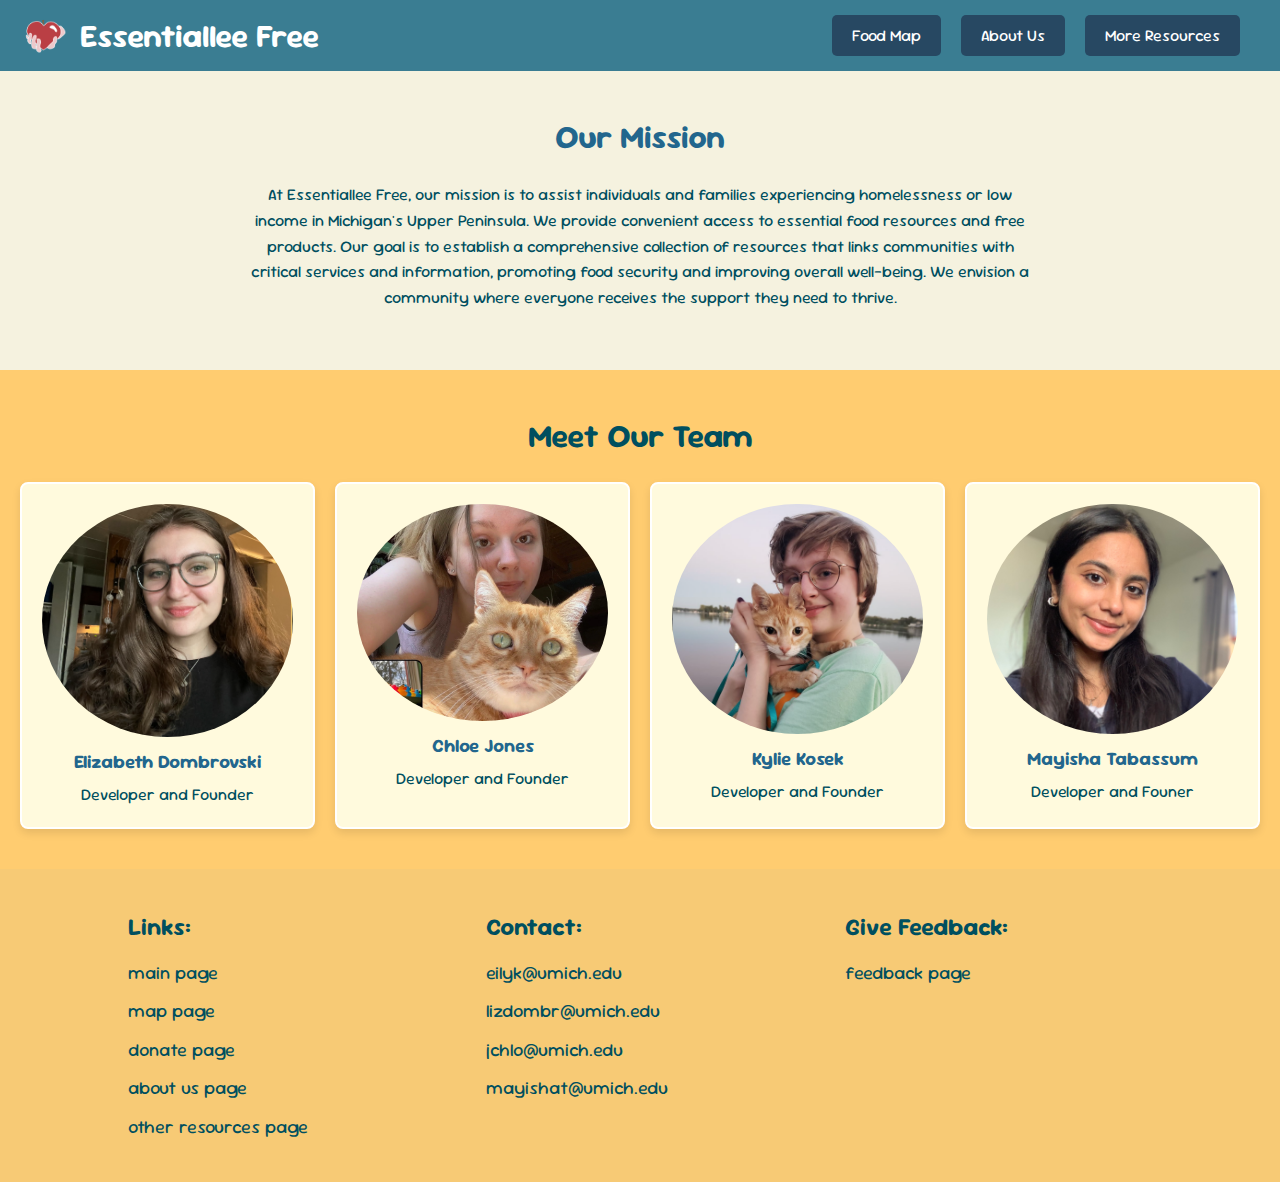
<file: about_us.html>
<!DOCTYPE html>
<html lang="en">
<html>
    <head>
        <title>About Us</title>
        <meta charset="UTF-8">
        <meta name="viewport" content="width=device-width, initial-scale=1.0">
        <link rel="icon" href="/assets/logo.png" type="image/png">
        <link rel="stylesheet" href="css/reset.css">
        <link rel="stylesheet" type="text/css" href="css/aboutus.css">
        <link rel="stylesheet" type="text/css" href="css/style.css">
        <link rel="stylesheet" href="https://cdn.jsdelivr.net/npm/bootstrap-icons/font/bootstrap-icons.css">
            <link rel="preconnect" href="https://fonts.googleapis.com">
<link rel="preconnect" href="https://fonts.gstatic.com" crossorigin>
<link href="https://fonts.googleapis.com/css2?family=Sour+Gummy:ital,wght@0,100..900;1,100..900&display=swap" rel="stylesheet">
    </head>
    <body>
        <!-- Header Section -->
        <header class="header">
            <div class="logo">
                <a href="main_page.html"><img src="assets/logo.png" alt="Essentiallee Free Logo"></a>
                <h1>Essentiallee Free</h1>
            </div>
            <nav class="nav">
                <ul>
                    <li><a href="map.html">Food Map</a></li>
                    <li><a href="about_us.html">About Us</a></li>
                    <li><a href="other_resources.html">More Resources</a></li>
                </ul>
            </nav>
        </header>
    <!-- Main Content -->
    <main>
        <section class="mission">
            <h2>Our Mission</h2>
            <p>
                At Essentiallee Free, our mission is to assist individuals and 
                families experiencing homelessness or low income in Michigan's Upper 
                Peninsula. We provide convenient access to essential food resources and free products.
                Our goal is to establish a comprehensive collection of resources that links communities with 
                critical services and information, promoting food security and improving overall well-being. We envision a community where everyone receives the support they need to thrive. 
            </p>
        </section>

        <section class="team">
            <h2>Meet Our Team</h2>
            <div class="team-grid">
                <div class="team-member">
                    <img src="assets/member1.jpg" alt="Team Member 1">
                    <h3>Elizabeth Dombrovski</h3>
                    <p>Developer and Founder</p>
                </div>
                <div class="team-member">
                    <img src="assets/member2.jpg" alt="Team Member 2">
                    <h3>Chloe Jones</h3>
                    <p>Developer and Founder</p>
                </div>
                <div class="team-member">
                    <img src="assets/member3.jpg" alt="Team Member 3">
                    <h3>Kylie Kosek</h3>
                    <p>Developer and Founder</p>
                </div>
                <div class="team-member">
                    <img src="assets/member4.jpg" alt="Team Member 4">
                    <h3>Mayisha Tabassum</h3>
                    <p>Developer and Founer</p>
                </div>
            </div>
        </section>
        <!-- Footer Section -->
    <footer class="footer">
        <div class="footer-content">
            <div class="footer-column">Links: 
                <div class="footer-links">
                    <a href="main_page.html">main page</a><br>
                    <a href="map.html">map page</a><br>
                    <a href="donate.html">donate page</a><br>
                    <a href="about_us.html">about us page</a><br>
                    <a href="other_resources.html">other resources page</a><br>
                </div>
            </div>
            <div class="footer-column">Contact:
                <div class="footer-links">
                    <a>eilyk@umich.edu</a>
                    <a>lizdombr@umich.edu</a>
                    <a>jchlo@umich.edu</a>
                    <a>mayishat@umich.edu</a>
                </div>
            </div>
            <div class="footer-column">Give Feedback:
                <div class="footer-links">
                    <a href="feedback.html">feedback page</a>
                </div>
            </div>
        </div>
    </footer>
    </main>
</body>
</html>
</file>
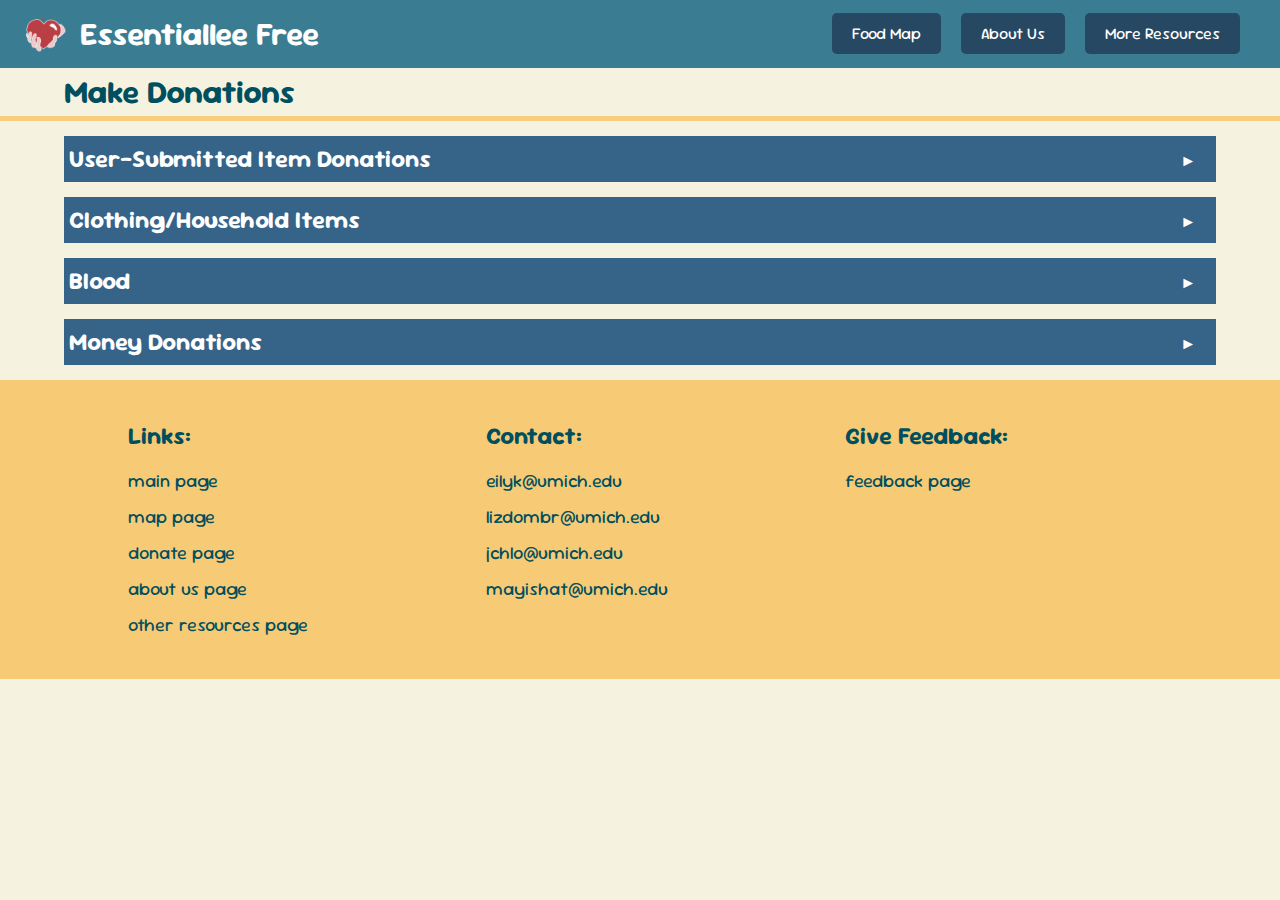
<file: donate.html>
<!DOCTYPE html>
<html lang="en">
<head>
    <title>Make a Donation</title>
    <meta charset="UTF-8">
    <meta name="viewport" content="width=device-width, initial-scale=1.0">
    <link rel="icon" href="/assets/logo.png" type="image/png">
    <meta name="description" content="Essentiallee Free - make a donation.">
    <link rel="stylesheet" href="css/reset.css">
    <link rel="stylesheet" type="text/css" href="css/resources.css">
    <link rel="stylesheet" type="text/css" href="css/style.css">
    <link rel="stylesheet" href="https://cdn.jsdelivr.net/npm/bootstrap-icons/font/bootstrap-icons.css">
        <link rel="preconnect" href="https://fonts.googleapis.com">
<link rel="preconnect" href="https://fonts.gstatic.com" crossorigin>
<link href="https://fonts.googleapis.com/css2?family=Sour+Gummy:ital,wght@0,100..900;1,100..900&display=swap" rel="stylesheet">
</head>
<body>
    <!-- Header Section -->
        <header class="header">
            <div class="logo">
                <a href="main_page.html"><img src="assets/logo.png" alt="Essentiallee Free Logo"></a>
                <h1>Essentiallee Free</h1>
            </div>
            <nav class="nav">
                <ul>
                    <li><a href="map.html">Food Map</a></li>
                    <li><a href="about_us.html">About Us</a></li>
                    <li><a href="other_resources.html">More Resources</a></li>
                </ul>
            </nav>
        </header>
        <h1 id="page-title">Make Donations</h1>
        <hr id="horizontal-line">
        <ul class="expandable-list"> 
            <li class="outer-list">
                <h2>User-Submitted Item Donations</h2>
                <div class="more-info">
                <ul>
                    <li class="inner-list">
                        <h3>Have something you want to donate and cannot take it anywhere? Submit your contact and donation's information and we will make a post in the more resources section!</h3>
                        <a href="donation_form.html" target="_blank">Navigate to our donation form</a>
                    </li>
                </ul>
                </div>
            </li>
            <li class="outer-list">
                <h2>Clothing/Household Items</h2>
                <div class="more-info">
                <ul>
                    <li class="inner-list">
                        <h3>Goodwill accepts used clothing and household items, along with recycling some technology free of charge.</h3>
                        <a href="https://gwnwup.org/donate-and-shop/" target="_blank">Find a Goodwill location near you</a>
                        <p><i class="bi bi-geo-alt-fill"></i> Escanaba, Houghton, Marinette, Marquette, and Sault Ste. Marie counties</p>
                    </li>
                    <li class="inner-list">
                        <h3>Salvation Army accepts used clothing and household items, along with accepting vehicles, too.</h3>
                        <a href="https://www.salvationarmywi.org/" target="_blank">Find a Salvation Army location near you</a>
                        <p><i class="bi bi-geo-alt-fill"></i> Escanaba, Houghton, Iron Mountain, Ishpeming, Marinette, Marquette counties</p>
                    </li>
                </ul>
                </div>
            </li>
            <li class="outer-list">
                <h2>Blood</h2>
                <div class="more-info">
                    <p>The UP Regional Blood Center (UPRBC) is the sole provider of blood products to all hospitals across Michigan's Upper Peninsula. 
                        This blood supply allows healthcare providers to treat patients with a wide variety of conditions. 
                        All blood donations stay in the Upper Peninsula (UP), and a single donation could save up to three lives.</p>
                    <p><i class="bi bi-geo-alt-fill"></i> Located in Escanaba, Houghton, Marquette</p>
                    <a href="https://www.uphealthsystem.com/regional-blood-center" target="_blank">Learn more!</a>
                </div>
            </li>
            <li class="outer-list">
                <h2>Money Donations</h2>
                <div class="more-info">
                <ul>
                    <li class="inner-list">
                        <p><a href="https://www.cfup.org/" target="_blank">Community Foundation of the Uppr Peninsula</a> - accepts cash, securities, Trusts, Retirement Plans, Assets, and Such. </p>
                    </li>
                    <li class="inner-list">
                        <p><a href="https://www.uplandconservancy.org/donate" target="_blank">Upper Peninsula Land Conservancy</a> - accepts money donations and also land. </p>
                    </li>
                </ul>
                </div>
            </li>
        </ul>
        <!-- Footer Section -->
    <footer class="footer">
        <div class="footer-content">
            <div class="footer-column">Links: 
                <div class="footer-links">
                    <a href="main_page.html">main page</a><br>
                    <a href="map.html">map page</a><br>
                    <a href="donate.html">donate page</a><br>
                    <a href="about_us.html">about us page</a><br>
                    <a href="other_resources.html">other resources page</a><br>
                </div>
            </div>
            <div class="footer-column">Contact:
                <div class="footer-links">
                    <a>eilyk@umich.edu</a>
                    <a>lizdombr@umich.edu</a>
                    <a>jchlo@umich.edu</a>
                    <a>mayishat@umich.edu</a>
                </div>
            </div>
            <div class="footer-column">Give Feedback:
                <div class="footer-links">
                    <a href="feedback.html">feedback page</a>
                </div>
            </div>
        </div>
    </footer>
        <script src="js/resources.js"></script>
    </body>
</html>
</file>
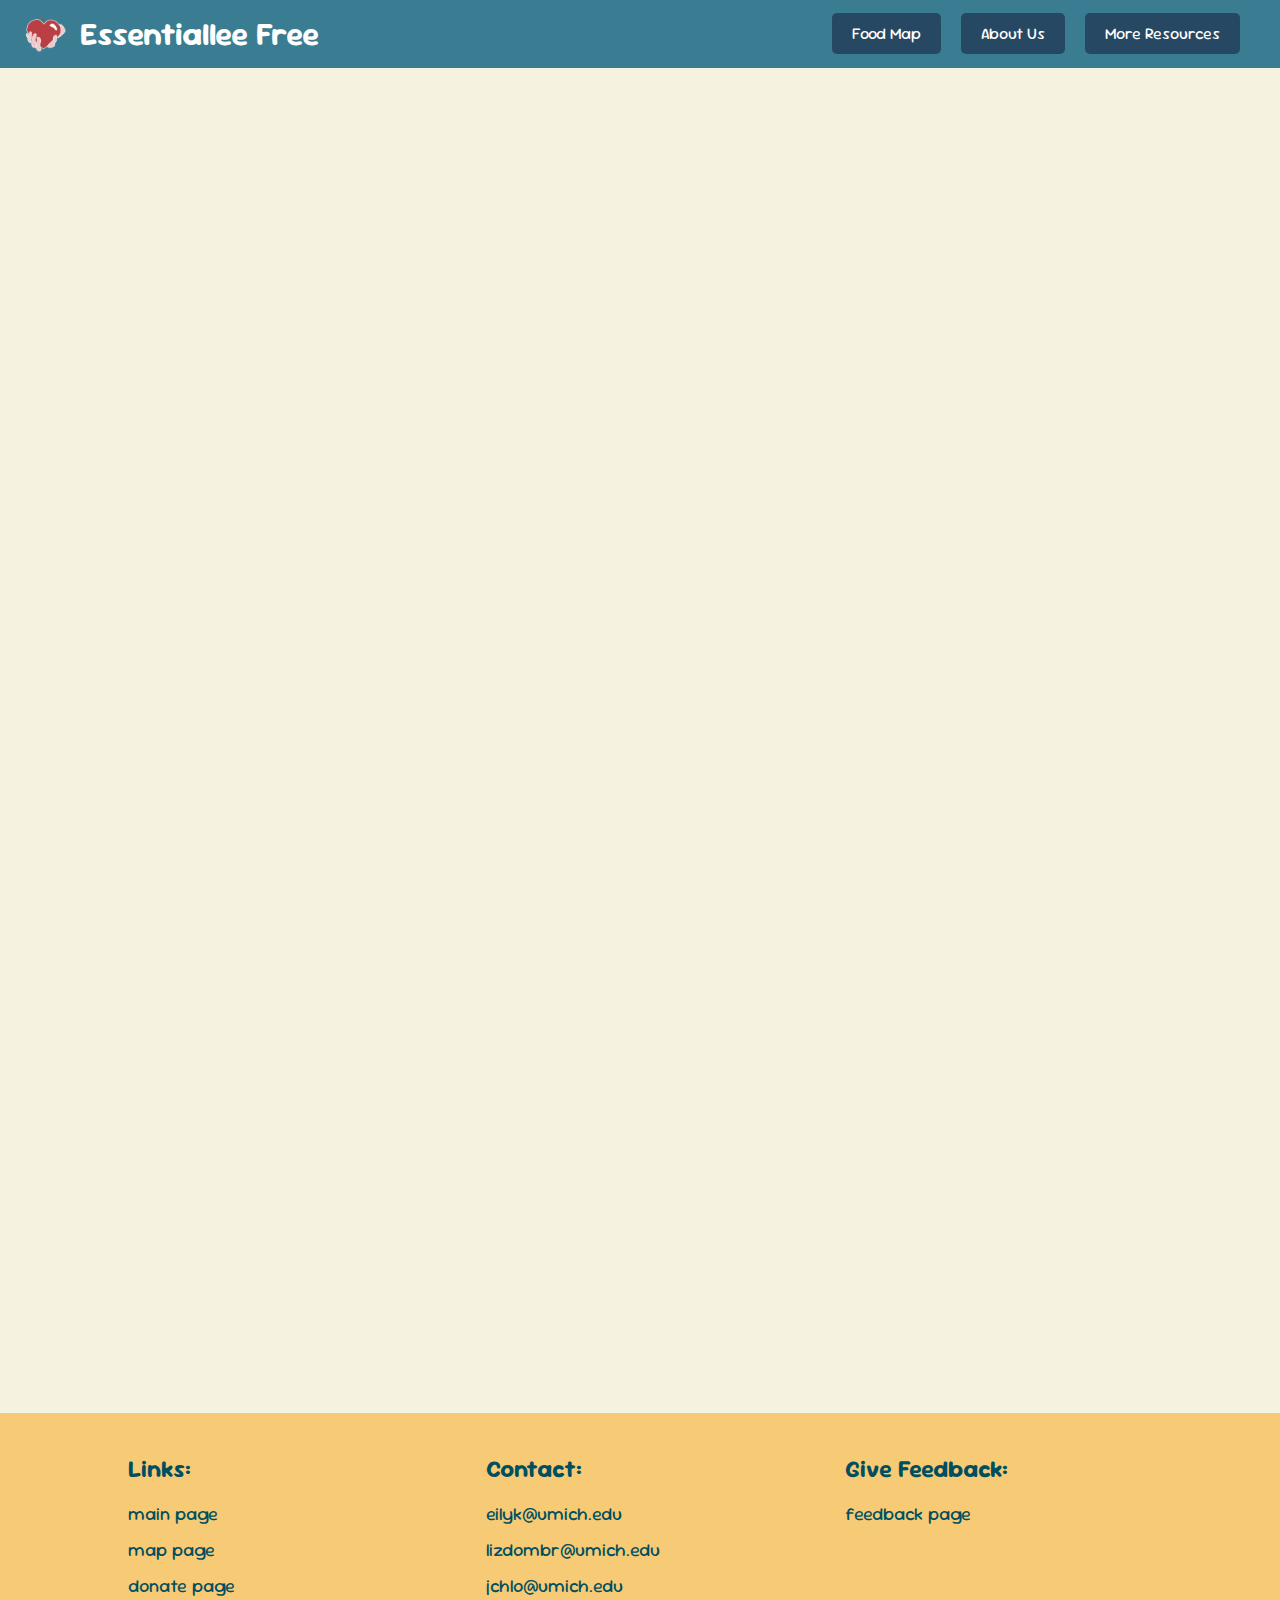
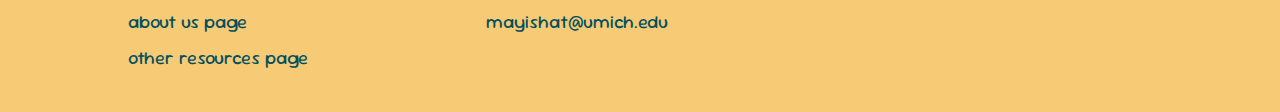
<file: donation_form.html>
<!DOCTYPE html>
<html lang="en">
<head>
    <title>Request for a Donation Post</title>
    <meta charset="UTF-8">
    <meta name="viewport" content="width=device-width, initial-scale=1.0">
    <link rel="icon" href="/assets/logo.png" type="image/png">
    <link rel="stylesheet" href="css/reset.css">
    <link rel="stylesheet" href="css/style.css">
    <link rel="preconnect" href="https://fonts.googleapis.com">
    <link rel="preconnect" href="https://fonts.gstatic.com" crossorigin>
    <link href="https://fonts.googleapis.com/css2?family=Sour+Gummy:ital,wght@0,100..900;1,100..900&display=swap" rel="stylesheet">
</head>
<body>
    <!-- Header Section -->
    <header class="header">
        <div class="logo">
            <a href="main_page.html"><img src="assets/logo.png" alt="Essentiallee Free Logo"></a>
            <h1>Essentiallee Free</h1>
        </div>
        <nav class="nav">
            <ul>
                <li><a href="map.html">Food Map</a></li>
                <li><a href="about_us.html">About Us</a></li>
                <li><a href="other_resources.html">More Resources</a></li>
            </ul>
        </nav>
    </header>

    <!-- Main Content -->
    <main id="main">
        <iframe src="https://docs.google.com/forms/d/e/1FAIpQLScByTbXhw5SXw9iZ7hHzXvG91g7YOJ822hB1L3gCw0yBjxSCA/viewform?embedded=true" width="640" height="1338" frameborder="0" marginheight="0" marginwidth="0">Loading…</iframe>
    </main>
    <!-- Footer Section -->
    <footer class="footer">
        <div class="footer-content">
            <div class="footer-column">Links: 
                <div class="footer-links">
                    <a href="main_page.html">main page</a><br>
                    <a href="map.html">map page</a><br>
                    <a href="donate.html">donate page</a><br>
                    <a href="about_us.html">about us page</a><br>
                    <a href="other_resources.html">other resources page</a><br>
                </div>
            </div>
            <div class="footer-column">Contact:
                <div class="footer-links">
                    <a>eilyk@umich.edu</a>
                    <a>lizdombr@umich.edu</a>
                    <a>jchlo@umich.edu</a>
                    <a>mayishat@umich.edu</a>
                </div>
            </div>
            <div class="footer-column">Give Feedback:
                <div class="footer-links">
                    <a href="feedback.html">feedback page</a>
                </div>
            </div>
        </div>
    </footer>
</body>
</html>
</file>
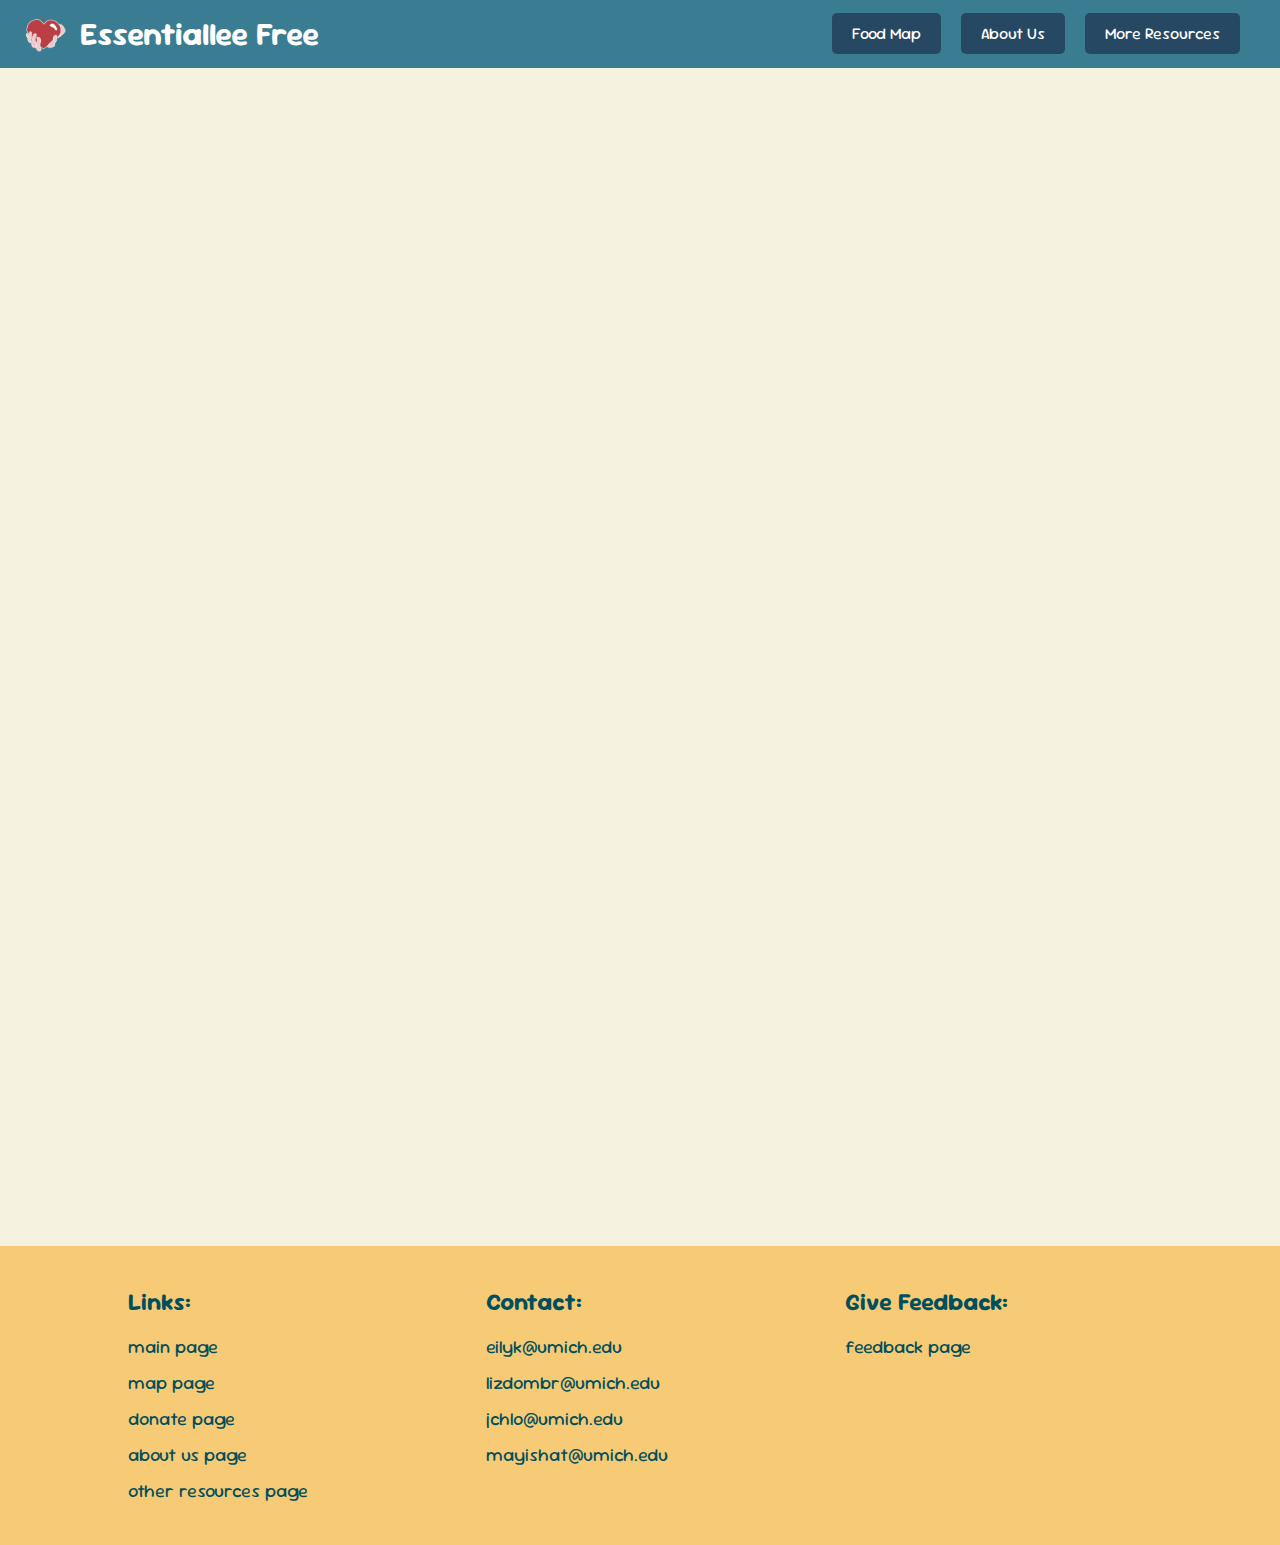
<file: feedback.html>
<!DOCTYPE html>
<html lang="en">
<head>
    <title>Give Feedback</title>
    <meta charset="UTF-8">
    <meta name="viewport" content="width=device-width, initial-scale=1.0">
    <link rel="icon" href="/assets/logo.png" type="image/png">
    <link rel="stylesheet" href="css/reset.css">
    <link rel="stylesheet" href="css/style.css">
    <link rel="preconnect" href="https://fonts.googleapis.com">
    <link rel="preconnect" href="https://fonts.gstatic.com" crossorigin>
    <link href="https://fonts.googleapis.com/css2?family=Sour+Gummy:ital,wght@0,100..900;1,100..900&display=swap" rel="stylesheet">
</head>
<body>
    <!-- Header Section -->
    <header class="header">
        <div class="logo">
            <a href="main_page.html"><img src="assets/logo.png" alt="Essentiallee Free Logo"></a>
            <h1>Essentiallee Free</h1>
        </div>
        <nav class="nav">
            <ul>
                <li><a href="map.html">Food Map</a></li>
                <li><a href="about_us.html">About Us</a></li>
                <li><a href="other_resources.html">More Resources</a></li>
            </ul>
        </nav>
    </header>

    <!-- Main Content -->
    <main id="main">
        <iframe src="https://docs.google.com/forms/d/e/1FAIpQLSeogORhP8ieBwwIe0B0TEM6J6f9EagUesZMoVv5fb4htkObIA/viewform?embedded=true" width="640" height="1171" frameborder="0" marginheight="0" marginwidth="0">Loading…</iframe>
    </main>
    <!-- Footer Section -->
    <footer class="footer">
        <div class="footer-content">
            <div class="footer-column">Links: 
                <div class="footer-links">
                    <a href="main_page.html">main page</a><br>
                    <a href="map.html">map page</a><br>
                    <a href="donate.html">donate page</a><br>
                    <a href="about_us.html">about us page</a><br>
                    <a href="other_resources.html">other resources page</a><br>
                </div>
            </div>
            <div class="footer-column">Contact:
                <div class="footer-links">
                    <a>eilyk@umich.edu</a>
                    <a>lizdombr@umich.edu</a>
                    <a>jchlo@umich.edu</a>
                    <a>mayishat@umich.edu</a>
                </div>
            </div>
            <div class="footer-column">Give Feedback:
                <div class="footer-links">
                    <a href="feedback.html">feedback page</a>
                </div>
            </div>
        </div>
    </footer>
</body>
</html>
</file>
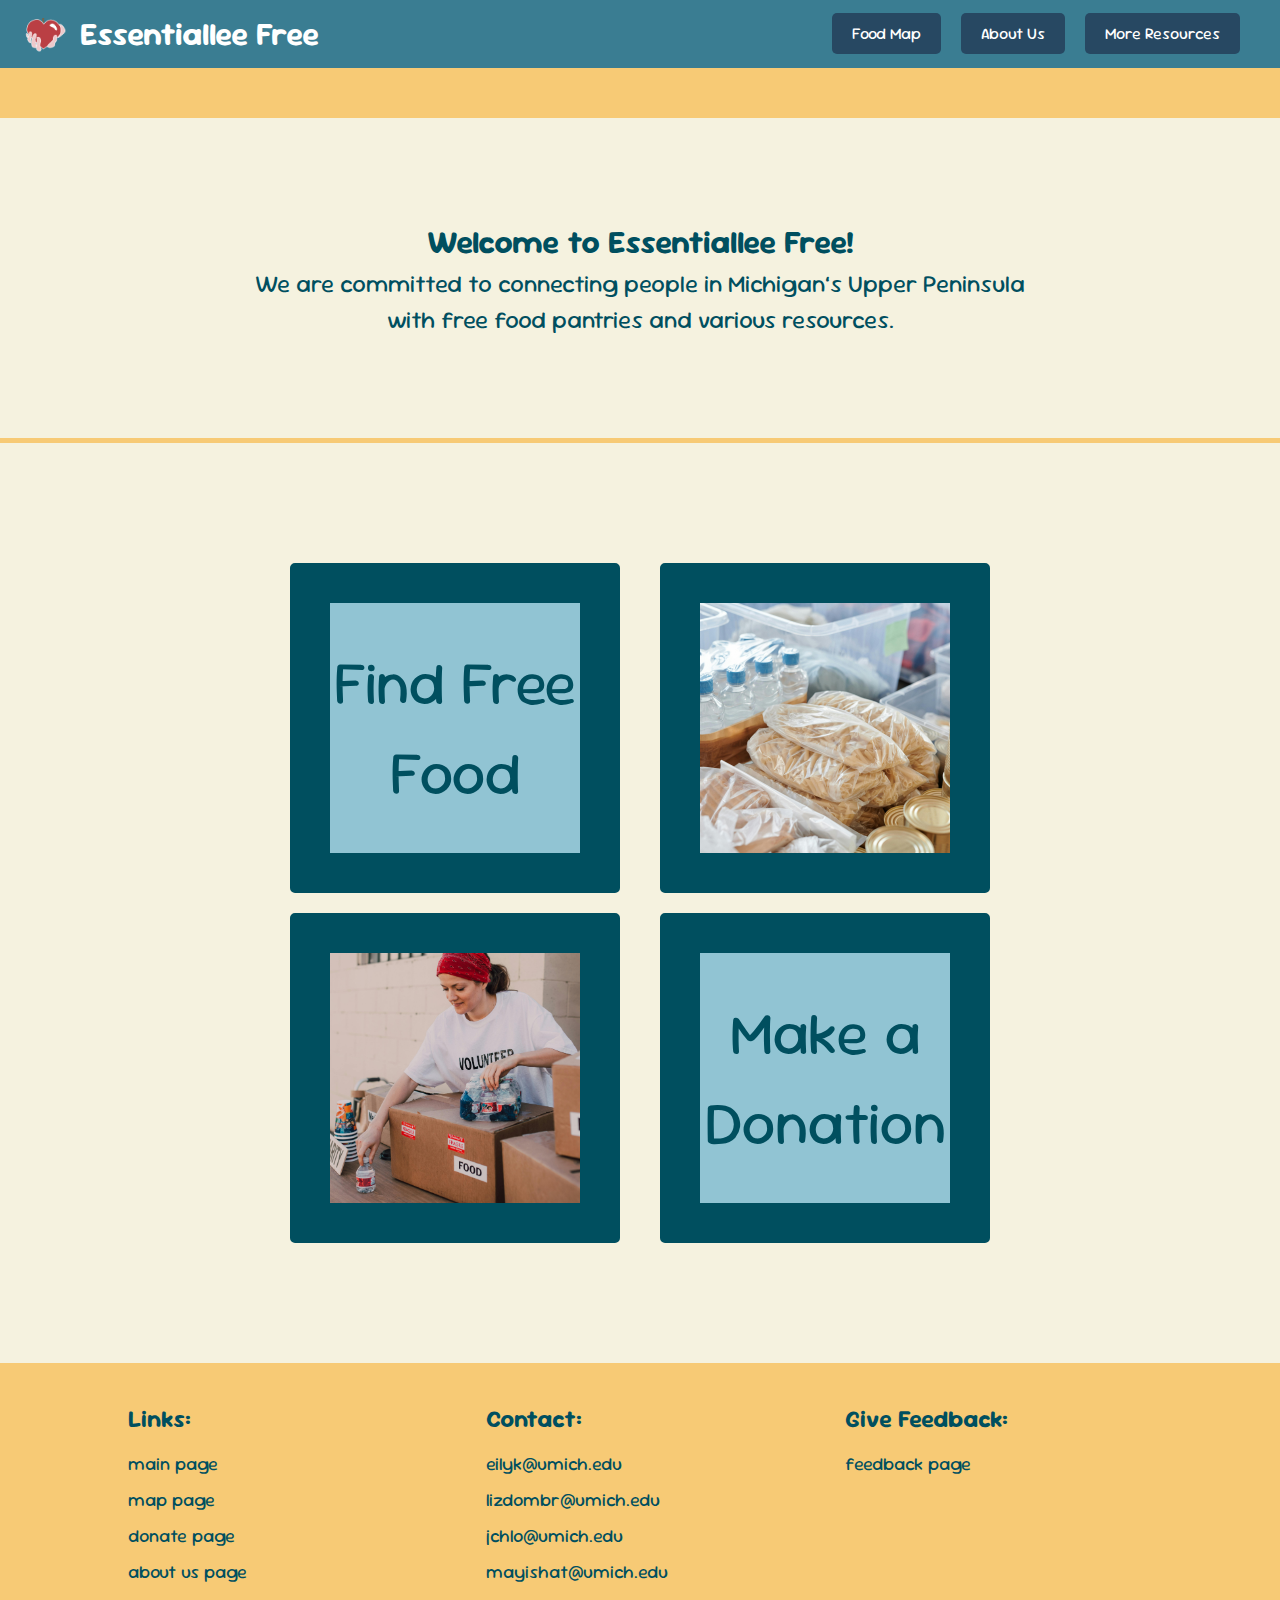
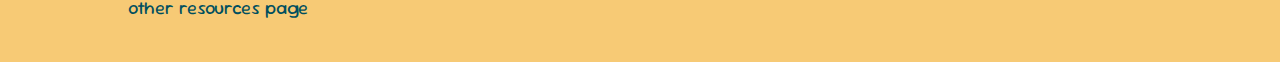
<file: main_page.html>
<!DOCTYPE html>
<html lang="en">
<head>
    <title>Essentiallee Free</title>
    <meta charset="UTF-8">
    <meta name="viewport" content="width=device-width, initial-scale=1.0">
    <link rel="icon" href="/assets/logo.png" type="image/png">
    <meta name="description" content="Essentiallee Free - Helping people find and access free food and other resources.">
    <link rel="stylesheet" href="css/reset.css">
    <link rel="stylesheet" href="css/style.css"> <!-- Link to external CSS -->
    <link rel="preconnect" href="https://fonts.googleapis.com">
    <link rel="preconnect" href="https://fonts.gstatic.com" crossorigin>
    <link href="https://fonts.googleapis.com/css2?family=Sour+Gummy:ital,wght@0,100..900;1,100..900&display=swap" rel="stylesheet">
</head>
<body>
    <!-- Header Section -->
    <header class="header">
        <div class="logo">
            <a href="main_page.html"><img src="assets/logo.png" alt="Essentiallee Free Logo"></a>
            <h1>Essentiallee Free</h1>
        </div>
        <nav class="nav">
            <ul>
                <li><a href="map.html">Food Map</a></li>
                <li><a href="about_us.html">About Us</a></li>
                <li><a href="other_resources.html">More Resources</a></li>
            </ul>
        </nav>
    </header>

    <!-- Main Content -->
    <main>
        <!-- Introduction Section -->
        <section class="intro">
            <h1>Welcome to Essentiallee Free!</h1>
            <p>We are committed to connecting people in Michigan’s Upper Peninsula with free food pantries and various resources.</p>
        </section>

        <!-- Buttons Section -->
        <section class="buttons">
            <div>
                <a href="map.html">
                    <div class="button-item">
                        <div class="button-text" >Find Free Food</div>
                    </div>
                </a>
                <div class="button-item">
                    <img src="assets/volunteer.jpg" alt="Person giving out water bottles and food">
                </div>
            </div>
            <div>
               <div class="button-item">
                    <img src="assets/food.jpg" alt="Packaged bread, water bottles, and cans">
                </div>
                <a href="donate.html">
                    <div class="button-item">
                        <div class="button-text">Make a Donation</div>
                    </div>
                </a>
            </div>
        </section>
    </main>

    <!-- Footer Section -->
    <footer class="footer">
        <div class="footer-content">
            <div class="footer-column">Links: 
                <div class="footer-links">
                    <a href="main_page.html">main page</a><br>
                    <a href="map.html">map page</a><br>
                    <a href="donate.html">donate page</a><br>
                    <a href="about_us.html">about us page</a><br>
                    <a href="other_resources.html">other resources page</a><br>
                </div>
            </div>
            <div class="footer-column">Contact:
                <div class="footer-links">
                    <a>eilyk@umich.edu</a>
                    <a>lizdombr@umich.edu</a>
                    <a>jchlo@umich.edu</a>
                    <a>mayishat@umich.edu</a>
                </div>
            </div>
            <div class="footer-column">Give Feedback:
                <div class="footer-links">
                    <a href="feedback.html">feedback page</a>
                </div>
            </div>
        </div>
    </footer>
</body>
</html>
</file>
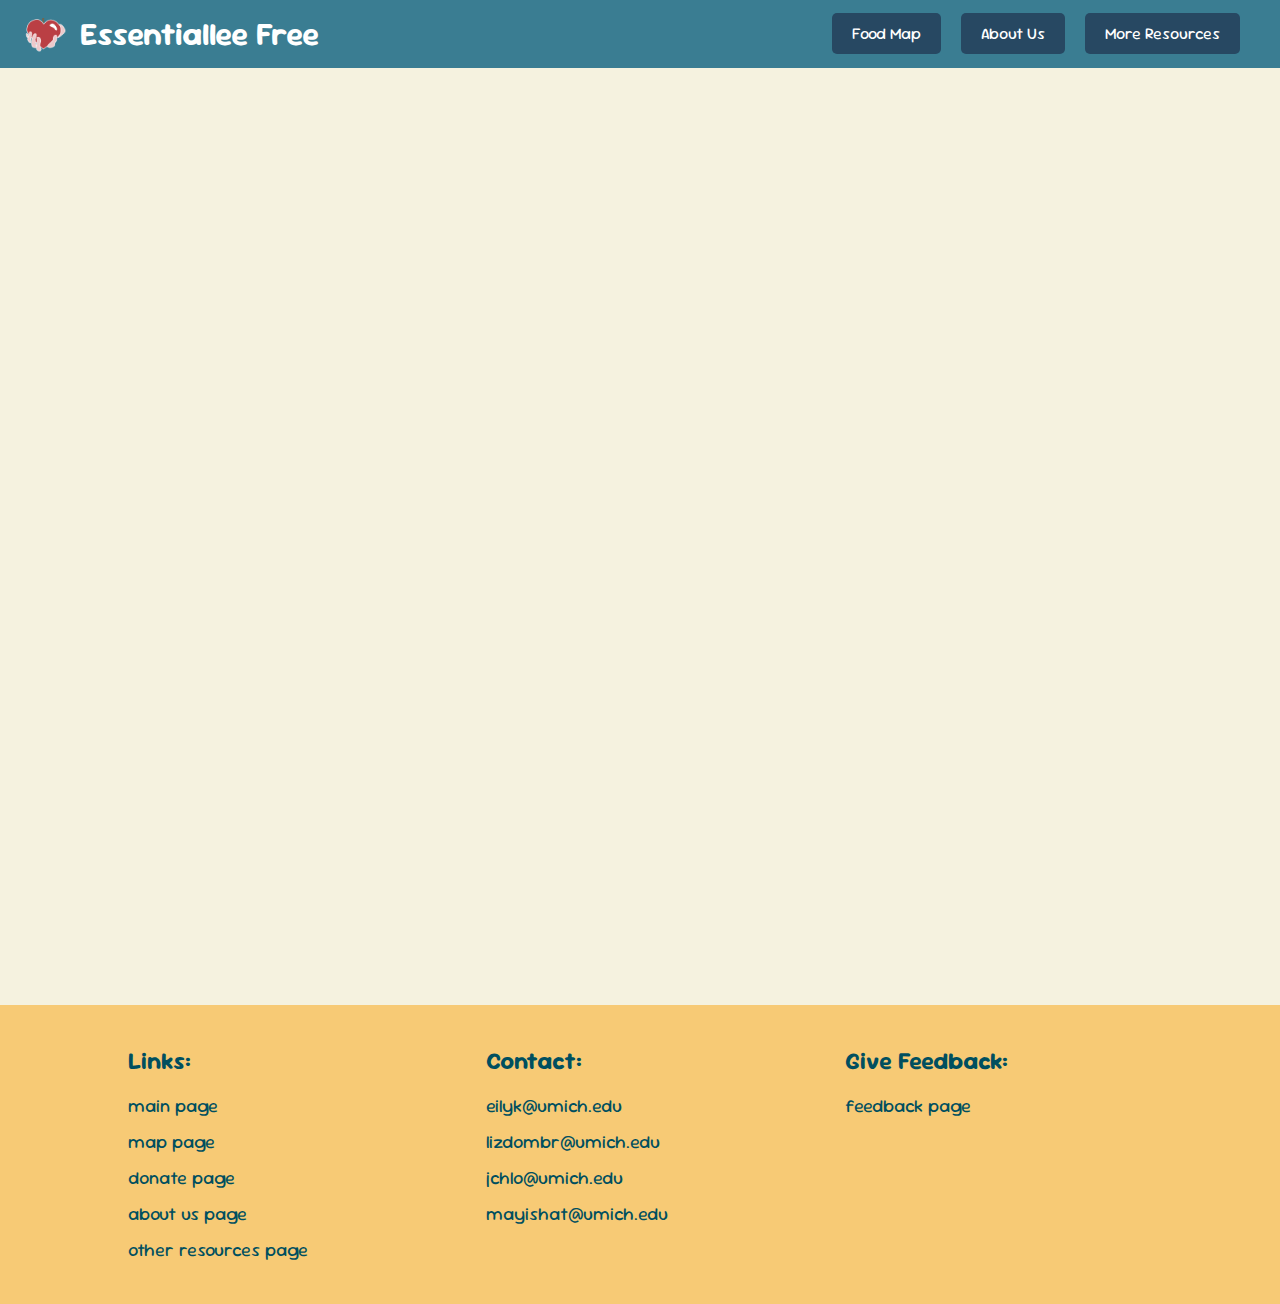
<file: map_feedback.html>
<!DOCTYPE html>
<html lang="en">
<head>
    <title>Give Feedback</title>
    <meta charset="UTF-8">
    <meta name="viewport" content="width=device-width, initial-scale=1.0">
    <link rel="icon" href="/assets/logo.png" type="image/png">
    <link rel="stylesheet" href="css/reset.css">
    <link rel="stylesheet" href="css/style.css">
    <link rel="preconnect" href="https://fonts.googleapis.com">
    <link rel="preconnect" href="https://fonts.gstatic.com" crossorigin>
    <link href="https://fonts.googleapis.com/css2?family=Sour+Gummy:ital,wght@0,100..900;1,100..900&display=swap" rel="stylesheet">
</head>
<body>
    <!-- Header Section -->
    <header class="header">
        <div class="logo">
            <a href="main_page.html"><img src="assets/logo.png" alt="Essentiallee Free Logo"></a>
            <h1>Essentiallee Free</h1>
        </div>
        <nav class="nav">
            <ul>
                <li><a href="map.html">Food Map</a></li>
                <li><a href="about_us.html">About Us</a></li>
                <li><a href="other_resources.html">More Resources</a></li>
            </ul>
        </nav>
    </header>

    <!-- Main Content -->
    <main id="main">
        <iframe src="https://docs.google.com/forms/d/e/1FAIpQLSd8OYFC9SP_OrQXRDCF7fGo6paJbmm8eu--OcYJ9OwX1PjrHQ/viewform?embedded=true" width="640" height="930" frameborder="0" marginheight="0" marginwidth="0">Loading…</iframe>
    </main>
    <!-- Footer Section -->
    <footer class="footer">
        <div class="footer-content">
            <div class="footer-column">Links: 
                <div class="footer-links">
                    <a href="main_page.html">main page</a><br>
                    <a href="map.html">map page</a><br>
                    <a href="donate.html">donate page</a><br>
                    <a href="about_us.html">about us page</a><br>
                    <a href="other_resources.html">other resources page</a><br>
                </div>
            </div>
            <div class="footer-column">Contact:
                <div class="footer-links">
                    <a>eilyk@umich.edu</a>
                    <a>lizdombr@umich.edu</a>
                    <a>jchlo@umich.edu</a>
                    <a>mayishat@umich.edu</a>
                </div>
            </div>
            <div class="footer-column">Give Feedback:
                <div class="footer-links">
                    <a href="feedback.html">feedback page</a>
                </div>
            </div>
        </div>
    </footer>
</body>
</html>
</file>
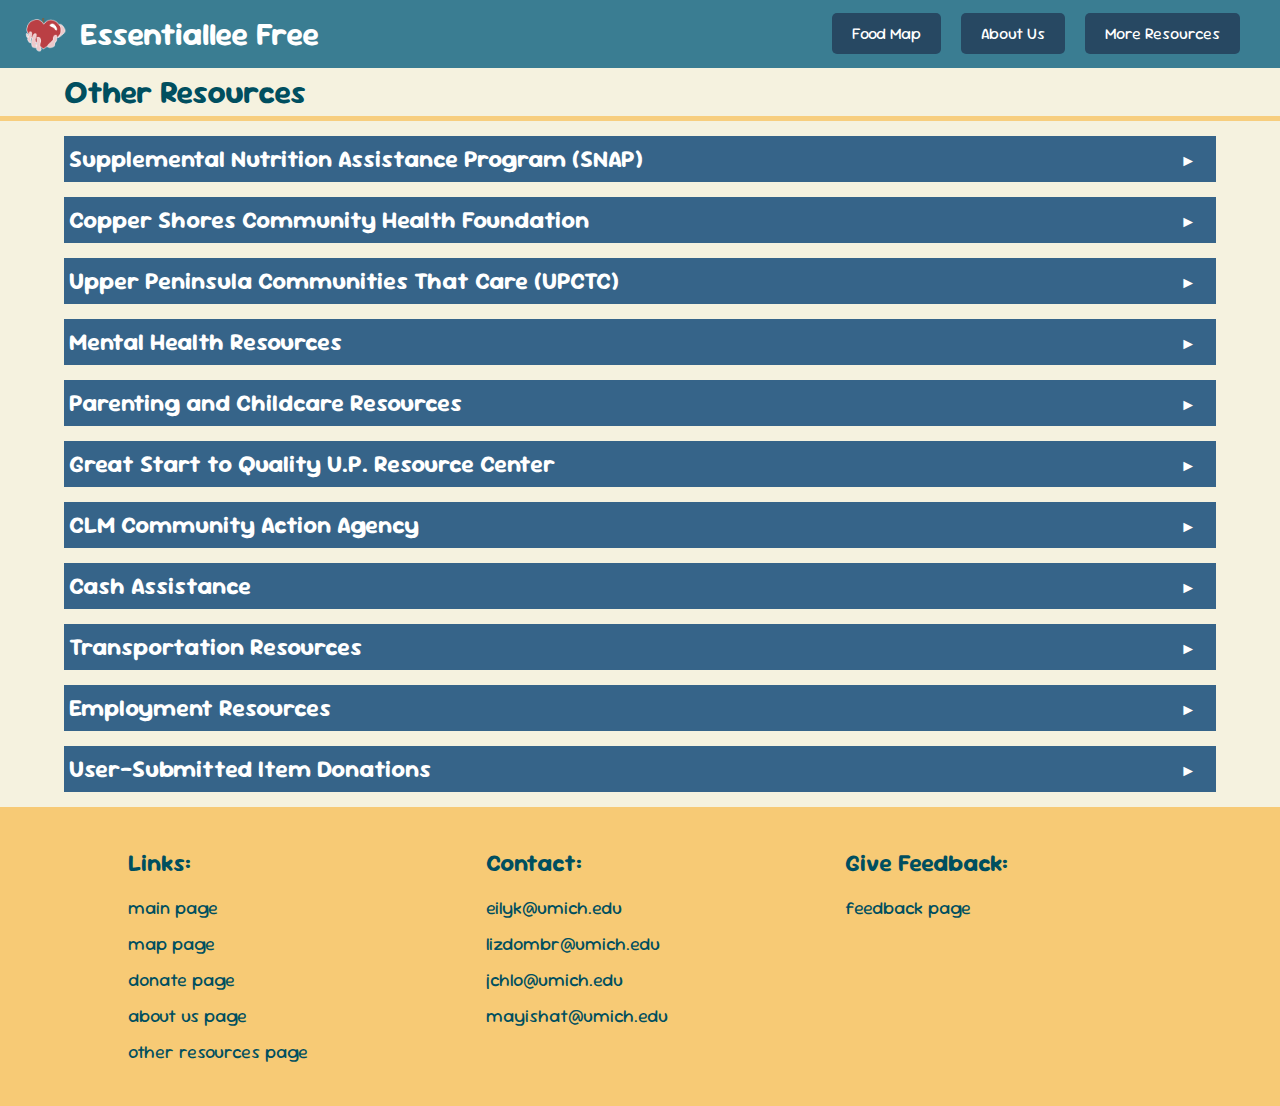
<file: other_resources.html>
<!DOCTYPE html>
<html lang="en">
    <head>
        <title>Other Resources</title>
        <meta charset="UTF-8">
        <meta name="viewport" content="width=device-width, initial-scale=1.0">
        <link rel="icon" href="/assets/logo.png" type="image/png">
        <link rel="stylesheet" href="css/reset.css">
        <link rel="stylesheet" type="text/css" href="css/resources.css">
        <link rel="stylesheet" type="text/css" href="css/style.css">
        <link rel="stylesheet" href="https://cdn.jsdelivr.net/npm/bootstrap-icons/font/bootstrap-icons.css">
        <link rel="preconnect" href="https://fonts.googleapis.com">
        <link rel="preconnect" href="https://fonts.gstatic.com" crossorigin>
        <link href="https://fonts.googleapis.com/css2?family=Sour+Gummy:ital,wght@0,100..900;1,100..900&display=swap" rel="stylesheet">    
    </head>
    <body>
        <!-- Header Section -->
        <header class="header">
            <div class="logo">
                <a href="main_page.html"><img src="assets/logo.png" alt="Essentiallee Free Logo"></a>
                <h1>Essentiallee Free</h1>
            </div>
            <nav class="nav">
                <ul>
                    <li><a href="map.html">Food Map</a></li>
                    <li><a href="about_us.html">About Us</a></li>
                    <li><a href="other_resources.html">More Resources</a></li>
                </ul>
            </nav>
        </header>
        <h1 id="page-title">Other Resources</h1>
        <hr id="horizontal-line">
        <ul class="expandable-list">
            <li class="outer-list">
                <h2>Supplemental Nutrition Assistance Program (SNAP)</h2>
                <div class="more-info">
                    <p>Provides food benefits to low-income families</p>
                    <a href="https://www.fns.usda.gov/snap/supplemental-nutrition-assistance-program" target="_blank">Learn more!</a>
                </div>
            </li>  
            <li class="outer-list">
                <h2>Copper Shores Community Health Foundation</h2>
                <div class="more-info">
                    <p>Non-profit providing outreach & education, meals on wheels, and victim support</p>
                    <p><i class="bi bi-geo-alt-fill"></i> UP's Copper Country, including  Baraga, Houghton, Keweenaw and Ontonagon counties</p>
                    <a href="https://www.coppershores.org/" target="_blank">Learn more!</a>
                    <p><a href="https://www.coppershores.org/resources" target="_blank">Resources for support</a> - includes several specialized crisis lines, in addition to resources for food access, mental health, teens, senior citizens, the LGBTQ+ community, and more</p>
                </div>
            </li>
            <li class="outer-list">
                <h2>Upper Peninsula Communities That Care (UPCTC)</h2>
                <div class="more-info">
                    <p>Group of 8 CTC coalitions serving the UP</p>
                    <a href="https://upctc.com/" target="_blank">Learn more!</a>
                </div>
            </li>
            <li class="outer-list">
                <h2>Mental Health Resources</h2>
                <div class="more-info">
                <ul>
                    <li class="inner-list">
                        <h3>National Alliance on Mental Illness (NAMI) Alger/Marquette Chapter</h3>
                        <a href="https://namimqt.com/learn-more/family-support-group" target="_blank">Free, confidential support groups</a>
                    </li>
                    <li class="inner-list">
                        <h3>NorthCare Network</h3>
                        <a href="https://northcarenetwork.org/index.html" target="_blank">Provides substance abuse and mental health services</a>
                        <p><i class="bi bi-geo-alt-fill"></i> Alger, Baraga, Chippewa, Delta, Dickinson, Gogebic, Houghton, Iron, Keweenaw, Luce, Mackinac, Marquette, Menominee, Ontonagon, and Schoolcraft counties</p>
                    </li>
                    <li class="inner-list">
                        <h3>Pathways Community Mental Health</h3>
                        <a href="https://www.pathwaysup.org/" target="_blank">Specialized mental health services</a>
                        <p><i class="bi bi-geo-alt-fill"></i> Alger, Delta, Luce, and Marquette counties of Michigan</p>
                    </li>
                    <li class="inner-list">
                        <h3>Copper Country Mental Health Services</h3>
                        <a href="https://www.cccmh.org/" target="_blank">Cost-efficient, quality behavioral health services</a>
                        <p><i class="bi bi-geo-alt-fill"></i> Baraga, Houghton, Keweenaw, and Ontonagon counties</p>
                    </li>
                </ul>
                </div>
            </li>
            <li class="outer-list">
                <h2>Parenting and Childcare Resources</h2>
                <div class="more-info">
                <ul>
                    <li class="inner-list">
                        <a href="https://childcarecenter.us/county/marquette_mi" target="_blank">Marquette County Child Care Centers</a>
                    </li>
                    <li class="inner-list">
                        <a href="https://signupwic.com/" target="_blank">Women's, Infant, and Children's Program</a>
                    </li>
                </ul>
                </div>
            </li>
            <li class="outer-list">
                <h2>Great Start to Quality U.P. Resource Center</h2>
                <div class="more-info">
                    <p>Supports families in their search for high-quality childcare and preschool</p>
                    <p>Offers a free lending library</p>
                    <p><i class="bi bi-geo-alt-fill"></i> Located in Marquette, MI</p>
                    <p>Serves Alger, Baraga, Chippewa, Delta, Dickinson, Gogebic, Houghton, Iron, Keweenaw, Luce, Mackinac, Marquette, Menominee, Ontonagon, and Schoolcraft counties.</p>
                    <a href="https://greatstarttoquality.org/upper-peninsula-resource-center/" target="_blank">Learn more!</a>
                </div>
            </li>
            <li class="outer-list">
                <h2>CLM Community Action Agency</h2>
                <div class="more-info">
                    <p>Offers free weatherization services, emergency housing, senior services, congregate meals, and transportation</p>
                    <p><i class="bi bi-geo-alt-fill"></i> Chippewa, Luce, Mackinac counties</p>
                    <a href="https://cms.clmcaa.org/our-services/" target="_blank">Learn more!</a>
                </div>
            </li>
            <li class="outer-list">
                <h2>Cash Assistance</h2>
                <div class="more-info">
                    <p>Available for pregnant women and low-income families with minor children</p>
                    <a href="https://www.michigan.gov/mdhhs/assistance-programs/cash" target="_blank">Learn more!</a>
                </div>
            </li>
            <li class="outer-list">
                <h2>Transportation Resources</h2>
                <div class="more-info">
                <ul>
                    <li class="inner-list">
                        <p><a href="https://www.altranbus.com/" target="_blank">Altran Bus</a> - Alger County shuttle service </p>
                    </li>
                    <li class="inner-list">
                        <p><a href="https://marq-tran.com/door-to-door/" target="_blank">Marq-Tran</a> - door-to-door buses in the greater Marquette area</p>
                    </li>
                    <li class="inner-list">
                        <p><a href="https://cms.clmcaa.org/our-services/transportation/" target="_blank">Dial-A-Ride</a> - modern lineup of public transit services in Sault Ste Marie, MI</p>
                    </li>
                </ul>
                </div>
            </li>
            <li class="outer-list">
                <h2>Employment Resources</h2>
                <div class="more-info">
                <ul>
                    <li class="inner-list">
                        <p><a href="https://upmichiganworks.org/resources/" target="_blank">Michigan Works!</a> - resources for job-seekers including resume building, job fairs, and skills training workshops in the UP</p>
                    </li>
                </ul>
                </div>
            </li>
            <li class="outer-list">
                <h2>User-Submitted Item Donations</h2>
                <div class="more-info">
                <ul>
                    <li class="inner-list">
                        <h3>No current donations.</h3>
                        <a href="donation_form.html" target="_blank">Have something you would like to donate?</a>
                    </li>
                </ul>
                </div>
            </li>
        </ul>
        <!-- Footer Section -->
    <footer class="footer">
        <div class="footer-content">
            <div class="footer-column">Links: 
                <div class="footer-links">
                    <a href="main_page.html">main page</a><br>
                    <a href="map.html">map page</a><br>
                    <a href="donate.html">donate page</a><br>
                    <a href="about_us.html">about us page</a><br>
                    <a href="other_resources.html">other resources page</a><br>
                </div>
            </div>
            <div class="footer-column">Contact:
                <div class="footer-links">
                    <a>eilyk@umich.edu</a>
                    <a>lizdombr@umich.edu</a>
                    <a>jchlo@umich.edu</a>
                    <a>mayishat@umich.edu</a>
                </div>
            </div>
            <div class="footer-column">Give Feedback:
                <div class="footer-links">
                    <a href="feedback.html">feedback page</a>
                </div>
            </div>
        </div>
    </footer>
        <script src="js/resources.js"></script>
    </body>
</html>
</file>
<file: css/aboutus.css>
body {
    font-family: 'Arial', sans-serif;
    background-color: #FFFADD;
    color: #22668D;
    margin: 0;
    padding: 0;
    line-height: 1.6;
}

.mission {
    text-align: center;
    padding: 40px 20px;
}

.mission h2 {
    color: #22668D;
    margin-bottom: 20px;
    font-size: 2em;
}

.mission p {
    max-width: 800px;
    margin: 0 auto 20px;
}

.team {
    text-align: center;
    padding: 40px 20px;
    background-color: #FFCC70; /* Solid background color */
}

.team h2 {
    margin-bottom: 20px;
    font-size: 2em;
}

.team-grid {
    display: grid;
    grid-template-columns: repeat(auto-fit, minmax(250px, 1fr));
    gap: 20px;
}

.team-member {
    background-color: #FFFADD; /* Team member background color */
    border: 2px solid white;
    border-radius: 8px;
    padding: 20px;
    box-shadow: 0 4px 8px rgba(0, 0, 0, 0.1);
    transition: transform 0.3s, box-shadow 0.3s;
}

.team-member:hover {
    transform: translateY(-10px);
    box-shadow: 0 8px 16px rgba(0, 0, 0, 0.2);
}

.team-member img {
    max-width: 100%;
    border-radius: 50%;
}

.team-member h3 {
    margin: 10px 0 5px;
    color: #22668D;
}

.team-member p {
    margin: 0;
}
</file>
<file: css/style.css>
/* General Styles */
* {
    margin: 0;
    padding: 0;
}

body {
    font-family: "Sour Gummy";
    margin: 0;
    padding: 0;
    background-color: #f5f2df;
    color: #004f5f;
    width: min-content;
}

h1 {
    font-size: xx-large;
}

/* Header */
.header {
    display: flex;
    justify-content: space-around;
    align-items: center;
    background-color: #3A7D92;
    padding: 10px 20px;
}

.logo {
    display: flex;
    align-items: center;
    color: #fff;
    width: min-content;
    margin-right: 15px;
}

.logo img {
    max-width: 50px;
    margin-right: 10px;
}

.nav ul {
    list-style: none;
    margin: 0;
    padding: 0;
    display: flex;
    width: max-content;
}

.nav ul li {
    margin-right: 10px;
    margin-left: 10px;
}

.nav ul li a {
    text-decoration: none;
    color: #fff;
    padding: 10px 20px;
    background-color: #274862;
    border-radius: 5px;
}

.nav ul li a:hover {
    background-color: #1a2e3c;
}

/* Introduction Section */
.intro {
    text-align: center;
    padding: 100px 100px;
    background-color: #f5f2df;
    border-top: 50px solid #f7ca75;
    border-bottom: 5px solid #f7ca75;
}

.intro h1 {
    color: #004f5f;
}

.intro p {
    max-width: 800px;
    margin: 0 auto;
    font-size: 24px;
}

/* Button Section */
.buttons {
    display: flex;
    justify-content: center;
    padding: 100px 0;
}

.buttons a {
    text-decoration: none;
    color: #fff;
}

.button-item {
    display: flex;
    flex-direction: column;
    align-items: center;
    width: 250px;
    height: 250px;
    border: 40px solid #004f5f;
    border-radius: 5px;
    background-color: #91c4d3;
    overflow: hidden;
    text-align: center;
    margin: 20px;
    box-sizing: content-box;
}

.button-item img {
    width: 250px;
    height: 250px;
    object-fit: cover;
}

.button-text {
    padding: inherit;
    color: #004f5f;
    font-size: 60px;
    margin: auto;
}

/* Footer */
.footer {
    background-color: #f7ca75;
    padding: 3% 10%;
}

.footer-content {
    display: flex;
    justify-content: space-between;
    text-align: left;
    font-weight: bold;
    font-size: 24px;
}

.footer-column {
    width: 30%;
}

.footer-links {
    padding-top: 2%;
}

.footer-links a {
    text-decoration: none;
    color: #004f5f;
    font-weight: normal;
    font-size: 18px;
}

/* Map */
#search {
    position: relative;
    margin: 50px 50px 0px 50px;
}

#map {
    padding-bottom: 50%;
    position: relative;
    margin: 10px 50px 10px 50px;
}

.pantry {
    margin: 0px 50px 10px;
}

#mapform>p {
    position: relative;
    margin: 0px 0px 0px 50px;
}

#pantry-info a {
    text-decoration-color: white;
    color: white;
}

#mapform a {
    text-decoration-color: #004f5f;
    color: #004f5f;
}

#pantry-info {
    background-color: #274862;
    color: white;
    padding: 5px;
    margin: 15px auto 15px auto;
    width: 90%;
}

/* hide zip code label */
.sr-only {
    position: absolute;
    left: -10000px;
    top: auto;
    width: 1px;
    height: 1px;
    overflow: hidden;
}

@media (min-width:768px) {
    body {
        width: auto;
    }

    .header {
        justify-content: space-between;
    }

    .logo {
        width: auto;
        margin-right: auto;
    }

    .nav ul {
        width: auto;
    }

    .nav ul li {
        margin-right: 20px;
        margin-left: 0px;
    }
}
</file>
<file: css/resources.css>
body {
    background-color: rgb(254, 250, 224);
    color: rgb(54, 100, 137);
}
.outer-list {
    background-color: rgb(54, 100, 137);
    color: white;
    padding: 15px;
    margin: 15px auto 15px auto;
    width: 90%;
}
.outer-list a {
    color: rgb(247, 206, 126);
    font-weight: bold;
}
#horizontal-line {
    border: none;
    height: 5px;
    width: 100%;
    background-color: rgb(247, 206, 126);
}
.inner-list {
    background-color: rgb(156, 203, 219);
    color: white;
    padding: 5px;
    margin: 15px auto 15px auto;
    width: 95%;
}
ul {
    list-style-type: none;
    padding: 0;
    margin: 0;
}
.expandable-list > li {
    cursor: pointer;
    position: relative;    
}
.expandable-list > li::after {
    content: '\25BA'; /* Unicode for right-pointing arrow */
    position: absolute;
    right: 20px;
    top: 25px;
    transform: translateY(-50%);
    font-size: 16px;
    transition: transform 0.3s ease;
}
.expandable-list > li.active::after {
    transform: rotate(90deg);
}
.more-info {
    display: none;
}
.inner-list a {
    color: rgb(54, 100, 137);
}
#page-title {
    margin-left: 5%;
}

@media (min-width:768px) {
    .outer-list {
        padding: 5px;
    }
}
</file>
